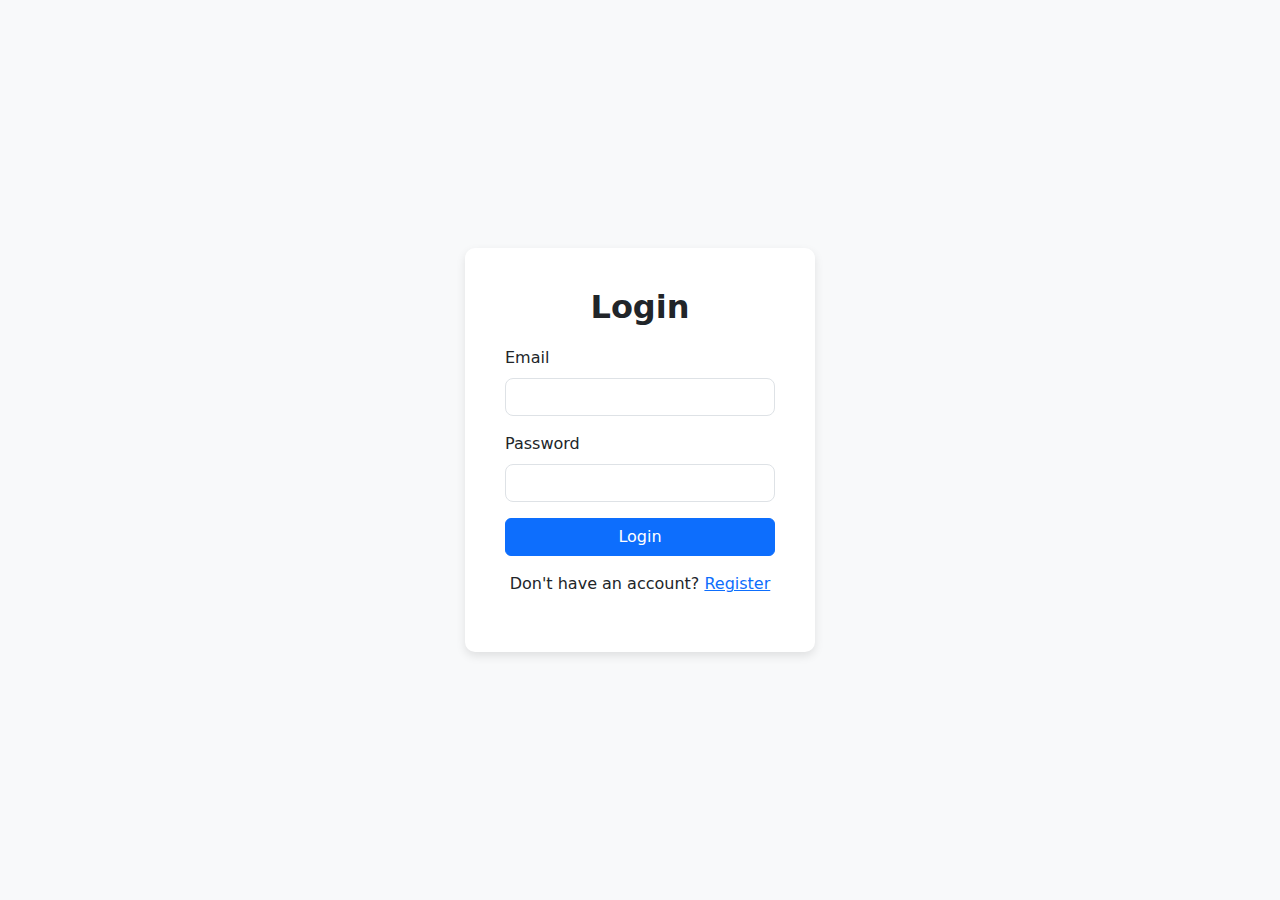
<file: src/main/resources/static/home.html>
<!DOCTYPE html>
<html lang="en">
<head>
    <meta charset="UTF-8">
    <meta name="viewport" content="width=device-width, initial-scale=1.0">
    <title>Home - Welcome</title>

    <!-- Bootstrap 5 CDN -->
    <link href="https://cdn.jsdelivr.net/npm/bootstrap@5.3.3/dist/css/bootstrap.min.css" rel="stylesheet">
    
    <style>
        body {
            display: flex;
            justify-content: center;
            align-items: center;
            height: 100vh;
            background-color: #f8f9fa;
            text-align: center;
        }
        .container {
            background: white;
            padding: 40px;
            border-radius: 10px;
            box-shadow: 0px 4px 10px rgba(0, 0, 0, 0.1);
        }
        h2 {
            font-weight: 600;
            color: #333;
        }
        #logout {
            margin-top: 20px;
        }
    </style>

    <script src="app.js" defer></script>
</head>
<body>

    <div class="container">
        <h2 id="userInfo">Welcome, <span>Loading...</span></h2>
        <button id="logout" class="btn btn-danger">Logout</button>
    </div>

</body>
</html>
</file>
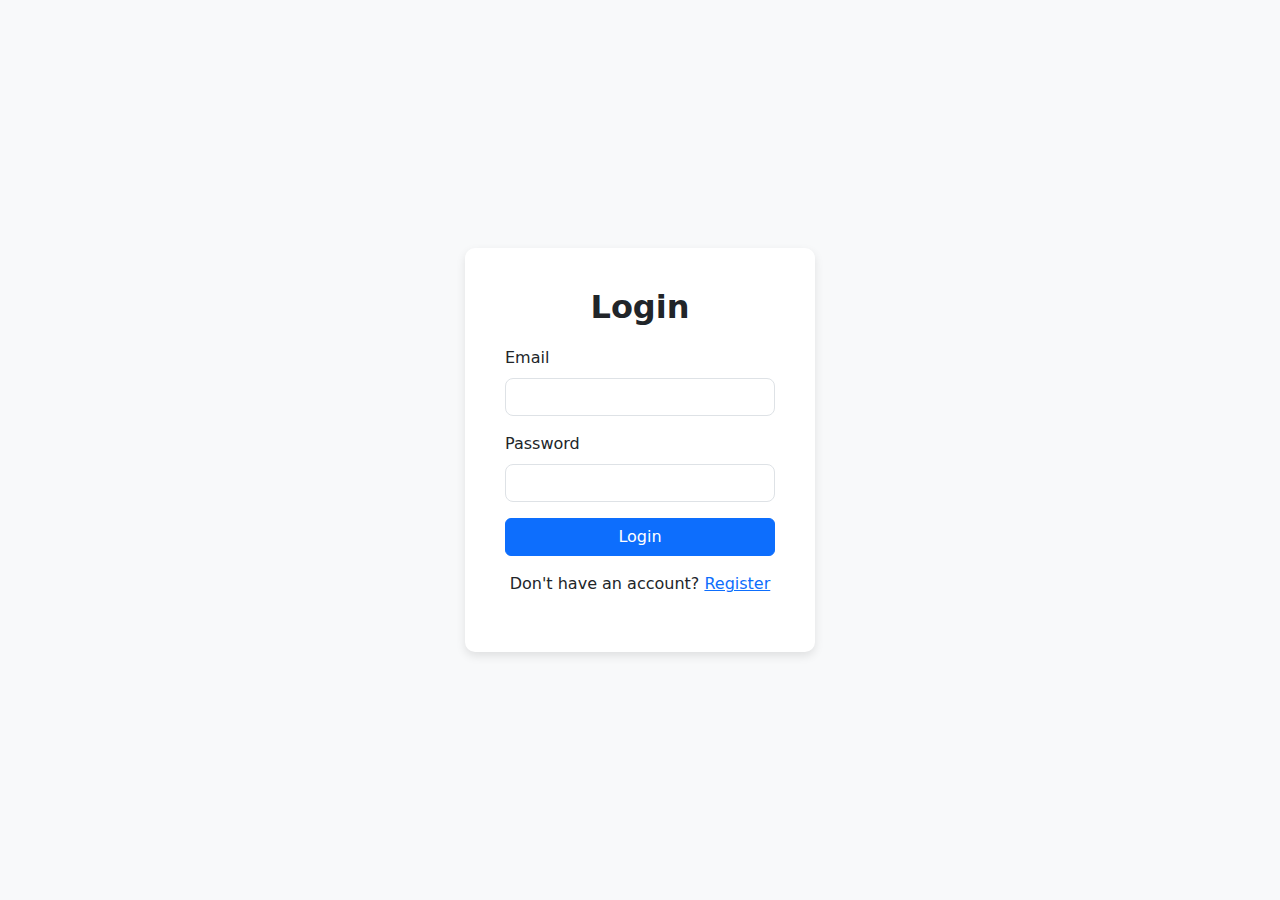
<file: src/main/resources/static/login.html>
<!DOCTYPE html>
<html lang="en">
<head>
    <meta charset="UTF-8">
    <meta name="viewport" content="width=device-width, initial-scale=1.0">
    <title>Login</title>

    <!-- Bootstrap 5 CDN -->
    <link href="https://cdn.jsdelivr.net/npm/bootstrap@5.3.3/dist/css/bootstrap.min.css" rel="stylesheet">

    <style>
        body {
            display: flex;
            justify-content: center;
            align-items: center;
            height: 100vh;
            background-color: #f8f9fa;
        }
        .login-container {
            background: white;
            padding: 40px;
            border-radius: 10px;
            box-shadow: 0px 4px 10px rgba(0, 0, 0, 0.1);
            width: 350px;
        }
        h2 {
            font-weight: 600;
            text-align: center;
            margin-bottom: 20px;
        }
        .form-control {
            border-radius: 8px;
        }
        .btn-primary {
            width: 100%;
        }
    </style>

    <script src="app.js" defer></script>
</head>
<body>

    <div class="login-container">
        <h2>Login</h2>
        <form id="loginForm">
            <div class="mb-3">
                <label for="loginEmail" class="form-label">Email</label>
                <input type="email" id="loginEmail" class="form-control" required>
            </div>
            <div class="mb-3">
                <label for="loginPassword" class="form-label">Password</label>
                <input type="password" id="loginPassword" class="form-control" required>
            </div>
            <button type="submit" class="btn btn-primary">Login</button>
        </form>
        <p class="mt-3 text-center">
            Don't have an account? <a href="register.html">Register</a>
        </p>
    </div>

</body>
</html>
</file>
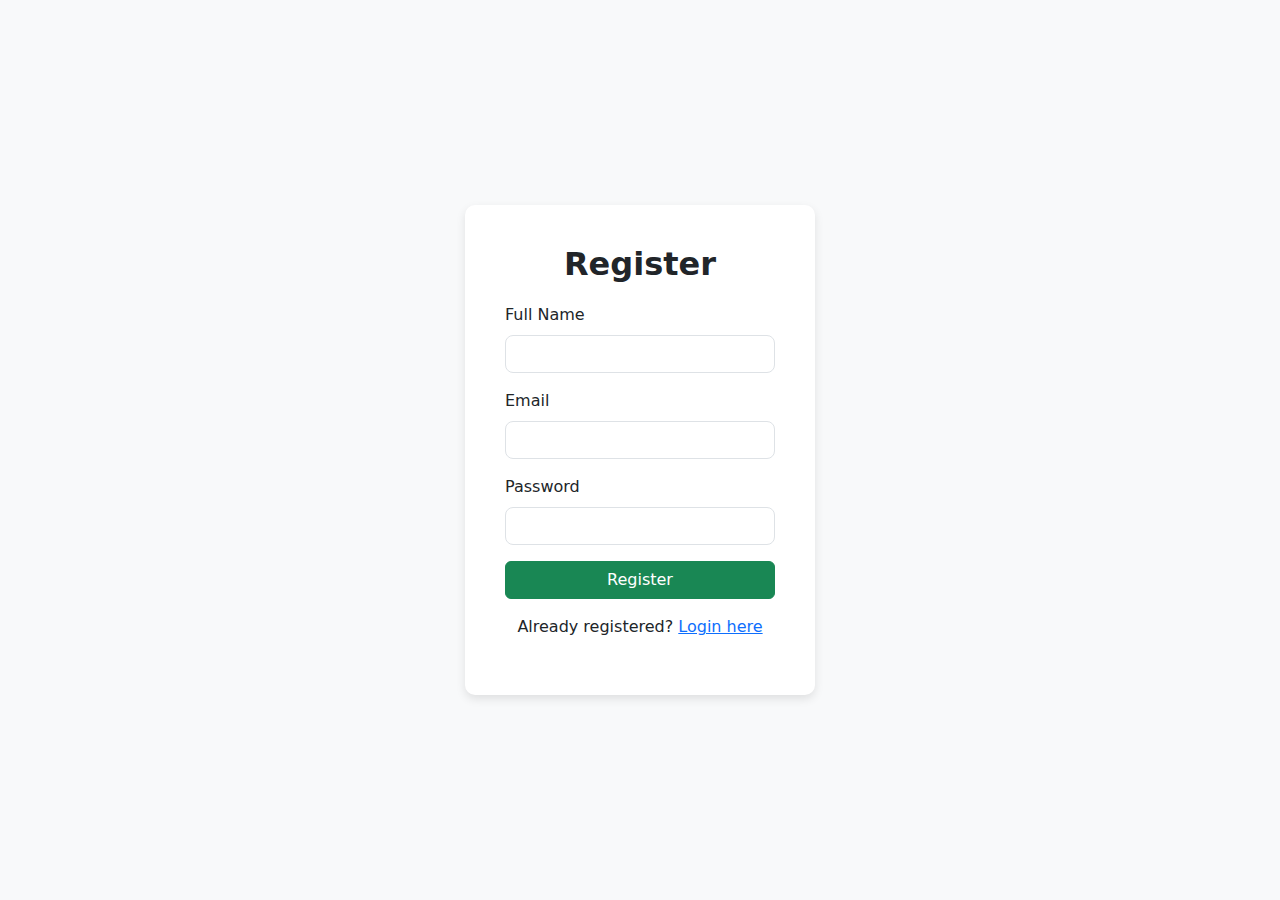
<file: src/main/resources/static/register.html>
<!DOCTYPE html>
<html lang="en">
<head>
    <meta charset="UTF-8">
    <meta name="viewport" content="width=device-width, initial-scale=1.0">
    <title>Register</title>

    <!-- Bootstrap 5 CDN -->
    <link href="https://cdn.jsdelivr.net/npm/bootstrap@5.3.3/dist/css/bootstrap.min.css" rel="stylesheet">

    <style>
        body {
            display: flex;
            justify-content: center;
            align-items: center;
            height: 100vh;
            background-color: #f8f9fa;
        }
        .register-container {
            background: white;
            padding: 40px;
            border-radius: 10px;
            box-shadow: 0px 4px 10px rgba(0, 0, 0, 0.1);
            width: 350px;
        }
        h2 {
            font-weight: 600;
            text-align: center;
            margin-bottom: 20px;
        }
        .form-control {
            border-radius: 8px;
        }
        .btn-success {
            width: 100%;
        }
    </style>

    <script src="app.js" defer></script>
</head>
<body>

    <div class="register-container">
        <h2>Register</h2>
        <form id="registerForm">
            <div class="mb-3">
                <label for="name" class="form-label">Full Name</label>
                <input type="text" id="name" class="form-control" required>
            </div>
            <div class="mb-3">
                <label for="email" class="form-label">Email</label>
                <input type="email" id="email" class="form-control" required>
            </div>
            <div class="mb-3">
                <label for="password" class="form-label">Password</label>
                <input type="password" id="password" class="form-control" required>
            </div>
            <button type="submit" class="btn btn-success">Register</button>
        </form>
        <p class="mt-3 text-center">
            Already registered? <a href="login.html">Login here</a>
        </p>
    </div>

</body>
</html>
</file>
